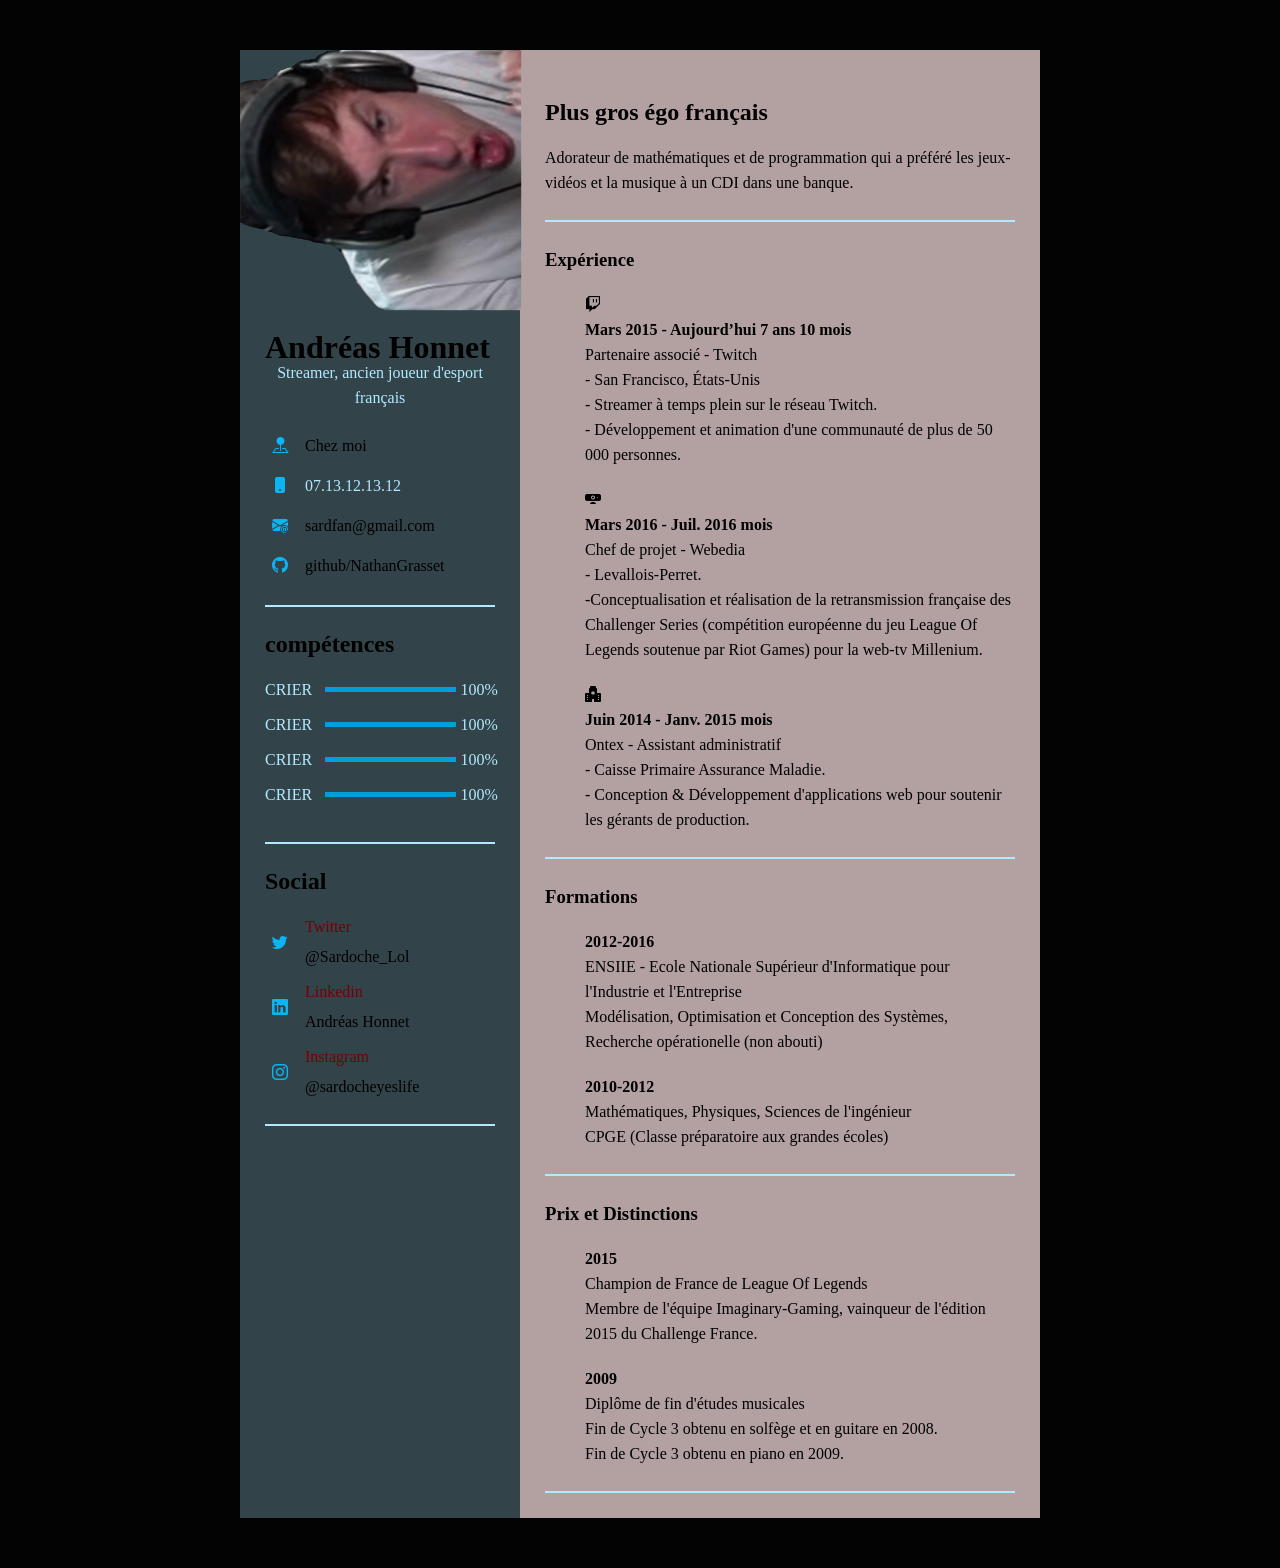
<file: index.html>
<!DOCTYPE html>
<html lang ="fr">
  <head> 
    <meta charset="UTF-8">
    <meta name="viewport" content="width=device-width, initial-scale=1.0"> 
    <link rel="stylesheet" href="https://cdn.jsdelivr.net/npm/bootstrap-icons@1.10.3/font/bootstrap-icons.css">
    
    <link rel="stylesheet" href="styles.css">
    <title>TP CV Nathan</title>
  </head>

  <body>

    <div class="resume">
       <div class="resume_left">
         <div class="resume_profile">
           <img src="full.webp" alt="tete_sard" style="width:500;height:600;">
         </div>
         <div class="resume_content">
           <div class="resume_item resume_info">
             <div class="title">
               <h1>Andréas Honnet</h1>
               <p class="regular">Streamer, ancien joueur d'esport français</p>
             </div>
             <ul>
               <li>
                 <div class="icon">
                  <i class="bi bi-pin-map-fill"></i>
                 </div>
                 <div class="data">
                   <a href="https://earth.google.com/web/search/41.303921,+-81.901693/@41.303921,-81.901693,250.58397542a,770.02293654d,35y,0h,45t,0r/data=ClkaLxIpGafIIeLmpkRAIQ6Cjla1eVTAKhU0MS4zMDM5MjEsIC04MS45MDE2OTMYAiABIiYKJAmD9WaY4bs1QBGC9WaY4bs1wBklQLRXa3FGwCFeNHyZlZliwCgC">Chez moi </a>
                   
                 </div>
               </li>
               <li>
                 <div class="icon">
                  <i class="bi bi-phone-fill"></i>
                 </div>
                 <div class="data">
                   07.13.12.13.12
                 </div>
               </li>
               <li>
                 <div class="icon">
                  <i class="bi bi-envelope-at-fill"></i>
                 </div>
                 <div class="data">
                  <a HREF="mailto:sardfan@gmail.com">sardfan@gmail.com</a>             
                 </div>
               </li>
               <li>
                 <div class="icon">
                  <i class="bi bi-github"></i>
                 </div>
                 <div class="data">
                  <a href="https://github.com/NathanGrasset">github/NathanGrasset</a>
                 </div>
             </ul>
           </div>
           <div class="resume_item resume_skills">
             <div class="title">
               <h2>compétences</h2>   
             </div>
             <ul>
               <li>
                 <div class="skill_name">
                   CRIER
                 </div>
                 <div class="skill_progress">
                   <span style="width: 100%;"></span>
                 </div>
                 <div class="skill_per">100%</div>
               </li>
               <li>
                 <div class="skill_name">
                  CRIER
                 </div>
                 <div class="skill_progress">
                   <span style="width: 100%;"></span>
                 </div>
                 <div class="skill_per">100%</div>
               </li>
               <li>
                 <div class="skill_name">
                   CRIER
                 </div>
                 <div class="skill_progress">
                   <span style="width: 100%;"></span>
                 </div>
                 <div class="skill_per">100%</div>
               </li>
               <li>
                 <div class="skill_name">
                   CRIER
                 </div>
                 <div class="skill_progress">
                   <span style="width: 100%;"></span>
                 </div>
                 <div class="skill_per">100%</div>
               </li>
             </ul>
           </div>
           <div class="resume_item resume_social">
             <div class="title">
               <h2>Social</h2>
             </div>
             <ul>
               <li>
                 <div class="icon">
                  <i class="bi bi-twitter"></i>
                 </div>
                 <div class="data">
                   <p class="semi-bold">Twitter</p>
                   <p><a href="https://twitter.com/Sardoche_Lol">@Sardoche_Lol</a></p>
                 </div>
               </li>
               <li>
                 <div class="icon">
                  <i class="bi bi-linkedin"></i>
                 </div>
                 <div class="data">
                   <p class="semi-bold">Linkedin</p>
                   <p><a href="https://fr.linkedin.com/in/sardoche">Andréas Honnet</a></p>
                 </div>
               </li>
               <li>
                <div class="icon">
                  <i class="bi bi-instagram"></i>
                </div>
                <div class="data">
                  <p class="semi-bold">Instagram</p>
                  <p><a href="https://www.instagram.com/sardocheyeslife/?hl=fr">@sardocheyeslife</a></p>
                </div>
               </li>
    
             </ul>
           </div> 
         </div>
      </div>
      <div class="resume_right">
        <div class="resume_item resume_about">
            <div class="title">
               <h2>Plus gros égo français</h2>
             </div>
            <p>Adorateur de mathématiques et de programmation qui a préféré les jeux-vidéos et la musique à un CDI dans une banque. </p>
        </div>
        <div class="resume_item resume_travail">
            <div class="title">
               <h3>Expérience</h3>
             </div>
            <ul>
                <li>
                  <i class="bi bi-twitch"></i>
                  <h4>Mars 2015 - Aujourd’hui 7 ans 10 mois</h4>
                  <div class="info">
                        <p class="semi-bold">Partenaire associé - Twitch</p> 
                      <p>- San Francisco, États-Unis </p>
                      <p>- Streamer à temps plein sur le réseau Twitch. </p>
                      <p>- Développement et animation d'une communauté de plus de 50 000 personnes.</p>
                    </div>
                </li>
                <li>
                  <i class="bi bi-webcam-fill"></i>
                  <h4>Mars 2016 - Juil. 2016 mois</h4>
                  <div class="info">
                         <p class="semi-bold">Chef de projet - Webedia</p> 
                      <p>- Levallois-Perret.</p>
                      <p>-Conceptualisation et réalisation de la retransmission française des Challenger Series (compétition européenne du jeu League Of Legends soutenue par Riot Games) pour la web-tv Millenium.</p>
                    </div>
                </li>
                <li>
                  <i class="bi bi-hospital-fill"></i>
                  <h4>Juin 2014 - Janv. 2015 mois</h4>
                  <div class="info">
                         <p class="semi-bold">Ontex - Assistant administratif</p> 
                         <p class="logotravail"></p>
                      <p>- Caisse Primaire Assurance Maladie.</p>
                      <p>- Conception & Développement d'applications web pour soutenir les gérants de production.</p>
    
                    </div>
                </li>
            </ul>
        </div>
        <div class="resume_item resume_ecole">
          <div class="title">
               <h3>Formations</h3>
             </div>
          <ul>
                <li>
                  <h4>2012-2016</h4>
                    <div class="info">
                         <p class="semi-bold">ENSIIE - Ecole Nationale Supérieur d'Informatique pour l'Industrie et l'Entreprise</p> 
                      <p>Modélisation, Optimisation et Conception des Systèmes, Recherche opérationelle (non abouti)</p>
                    </div>
                </li>
                <li>
                  <h4>2010-2012</h4> 
                    <div class="info">
                         <p class="semi-bold">Mathématiques, Physiques, Sciences de l'ingénieur</p> 
                      <p>CPGE (Classe préparatoire aux grandes écoles)</p>
                    </div>
                </li>
            </ul>
        </div>
        <div class="resume_item resume_prix">
          <div class="title">
              <h3>Prix et Distinctions</h3>
          </div>
          <ul>
              <li>
                  <h4>2015</h4>
                  <div class="info">
                    <p class ="semi-bold">Champion de France de League Of Legends</p>
                    <p>Membre de l'équipe Imaginary-Gaming, vainqueur de l'édition 2015 du Challenge France.</p>
                  </div>

              </li>
              <li>
                  <h4>2009</h4>
                  <div class="info">
                    <p class="semi-bold">Diplôme de fin d'études musicales</p>
                    <p>Fin de Cycle 3 obtenu en solfège et en guitare en 2008.</p>
                    <p>Fin de Cycle 3 obtenu en piano en 2009.</p>
                  </div>
                </li>
          </ul>
        </div>
      </div>
    </div>
    
    </body>
</html>
</file>
<file: styles.css>
@import url("https://fonts.googleapis.com/css?family=Montserrat:400,500,700&display=swap");

* {
  margin: 0;
  padding: 0;
  box-sizing: border-box;
  list-style: none;
  font-family: Verdana;
}

body {
  background: #030303;
  font-size: 16px;
  line-height: 25px;
  color: #000000;
}

.bold {
  text-align: center;
  font-weight: 700;
  font-size: 20px;
  text-transform: uppercase;
}
.bold_nom {
  text-align: center;
  font-weight: 700;
  font-size: 20px;
  color: white
}

.semi-bold {
  font-weight: 500;
  font-size: 16px;
}

.logo-travail {
  width: 20%;
  height: 200%;
  float: right;
}

.logo-swiss {
  width: 27%;
  height: 200%;
  float: right;
}

.resume {
  width: 800px;
  height: auto;
  display: flex;
  margin: 50px auto;
  
}

.resume .resume_left {
  width: 280px;
  background: #324349;
}

.resume .resume_left .resume_profile {
  width: 93%;
  height: 260px;
  -webkit-transform:rotate(270deg);
  -moz-transform: rotate(270deg);
  -ms-transform: rotate(270deg);
  -o-transform: rotate(270deg);
  transform: rotate(270deg);
  
}

.resume .resume_left .resume_profile img {
  width: 100%;
  height: 108%;
  rotate: ;
}
.rotateimg180 {

}

.resume .resume_left .resume_content {
  padding: 0 25px;
}

.resume .title {
  margin-bottom: 20px;
}

.resume .resume_left .bold {
  color: #fff;
}

.resume .resume_left .regular {
  text-align: center;
  color: #b1eaff;
}

.resume .resume_item {
  padding: 25px 0;
  border-bottom: 2px solid #b1eaff;
}


.resume .resume_left ul li {
  display: flex;
  margin-bottom: 10px;
  align-items: center;
}

.resume .resume_left ul li:last-child {
  margin-bottom: 0;
}

.resume .resume_left ul li .icon {
  width: 30px;
  height: 30px;
  color: #0bb5f4;
  margin-right: 10px;
  font-size: 16px;
  position: relative;
}

.resume .icon i,
.resume .resume_right .resume_hobby ul li i {
  position: absolute;
  top: 50%;
  left: 50%;
  transform: translate(-50%, -50%);
}

.resume .resume_left ul li .data {
  color: #b1eaff;
}

.resume .resume_left .resume_skills ul li {
  display: flex;
  margin-bottom: 10px;
  color: #b1eaff;
  justify-content: space-between;
  align-items: center;
}

.resume .resume_left .resume_skills ul li .skill_name {
  width: 25%;
}

.resume .resume_left .resume_skills ul li .skill_progress {
  width: 60%;
  margin: 0 5px;
  height: 5px;
  background: #009fd9;
  position: relative;
}

.resume .resume_left .resume_skills ul li .skill_per {
  width: 15%;
}

.resume .resume_left .resume_skills ul li .skill_progress span {
  position: absolute;
  top: 0;
  left: 0;
  height: 100%;
}

.resume .resume_left .resume_social .semi-bold {
  color: rgba(116, 0, 0, 0.959);
  margin-bottom: 5px;
}

.resume .resume_right {
  width: 520px;
  background: rgb(179, 160, 160);
  padding: 25px;
}

.resume .resume_right .bold {
  color: #000000;
}

.resume .resume_right .resume_travail ul,
.resume .resume_right .resume_ecole ul,
.resume .resume_right .resume_prix ul {
  padding-left: 40px;
  overflow: hidden;
}

.resume .resume_right ul li {
  position: relative;
}

.resume .resume_right ul li .date {
  font-size: 16px;
  font-weight: 500;
  margin-bottom: 15px;
}

.resume .resume_right ul li .info {
  margin-bottom: 20px;
}

.resume .resume_right ul li:last-child .info {
  margin-bottom: 0;
}


.resume .resume_right .resume_hobby ul li:before {
  content: "";
  position: absolute;
  top: 40px;
  right: -52px;
  width: 50px;
  height: 2px;
  background: #0bb5f4;
}

.resume .resume_right .resume_hobby ul li:last-child:before {
  display: none;
}

a:link, a:visited {
  color: black;
  text-align: center;
  text-decoration: none;
  display: inline-block;
}

a:hover, a:active {
  background-color: rgb(0, 23, 128);

}
</file>
